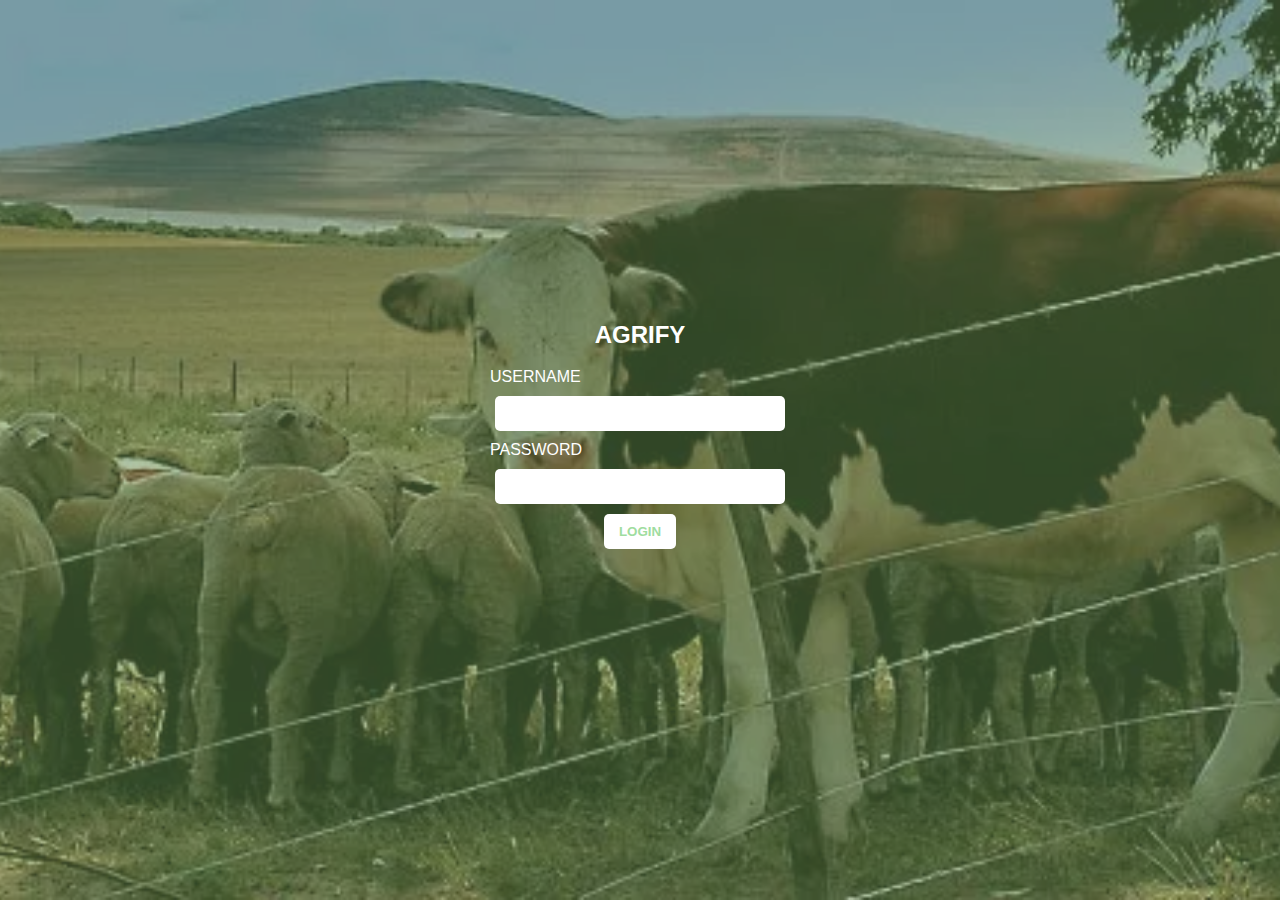
<file: login/login.html>
<!DOCTYPE html>
<html lang="en">
<head>
    <meta charset="UTF-8">
    <meta name="viewport" content="width=device-width, initial-scale=1.0">
    <title>Agrify Neo+ Login</title>
    <link rel="stylesheet" href="login-style.css">
</head>
<body>
    <div class="login-container">
        <h2>AGRIFY</h2>
        <form action="login.php" method="POST">
            <label>USERNAME</label>
            <input type="text" name="username" required>
            <label>PASSWORD</label>
            <input type="password" name="password" required>
            <button type="submit" class="login-btn">LOGIN</button>
        </form>
    </div>
</body>
</html>
</file>
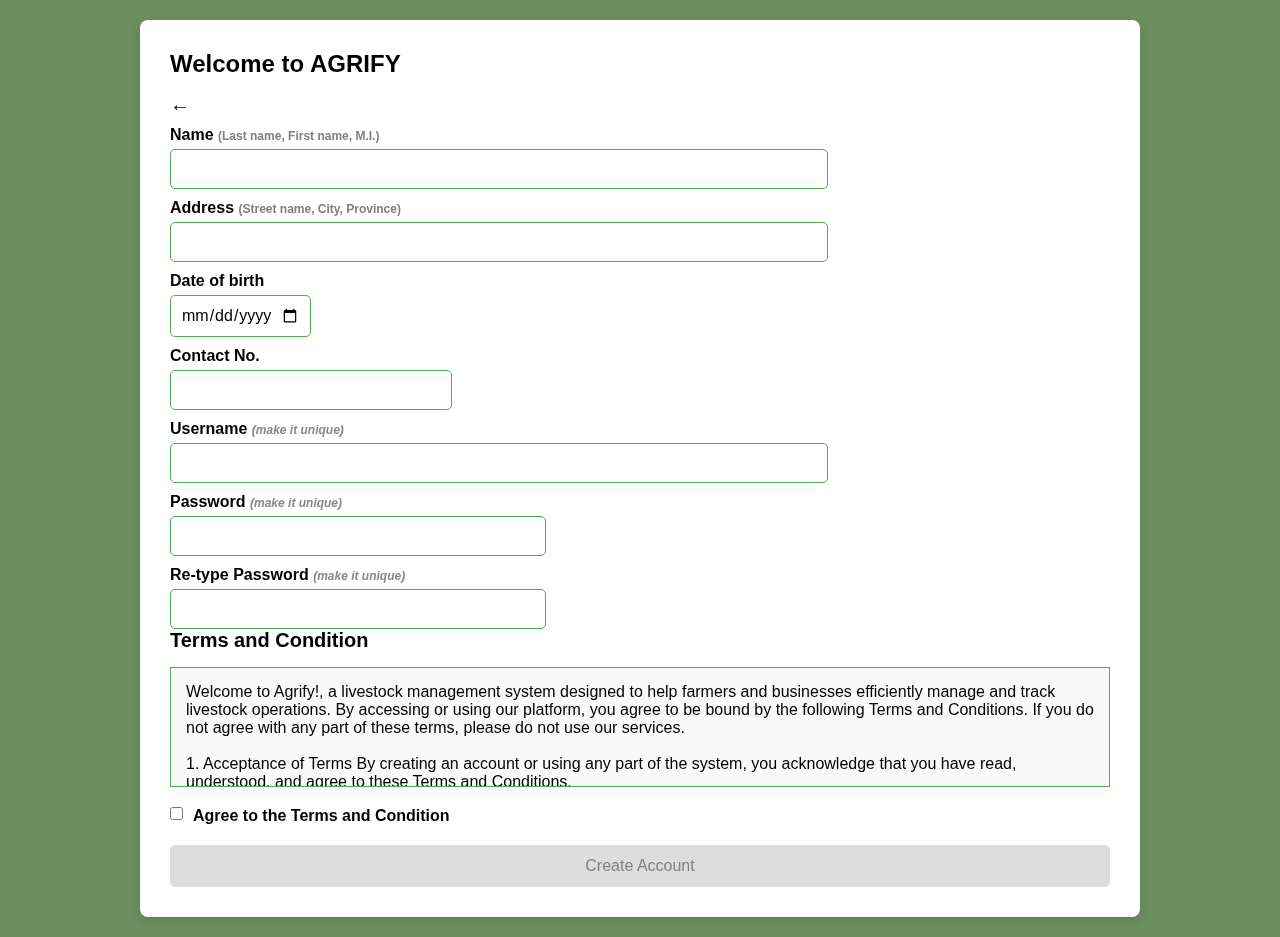
<file: register/regform.html>
<!DOCTYPE html>
<html lang="en">
<head>
    <meta charset="UTF-8">
    <meta name="viewport" content="width=device-width, initial-scale=1.0">
    <title>AGRIFY Registration</title>
    <link rel="stylesheet" href="register-style.css">
</head>
<body>
    <div class="container">
        <h1>Welcome to AGRIFY</h1>
        <a href="/login/login.html" class="back-arrow">&larr;</a>

        <form id="registrationForm">
            <label for="name">Name <span>(Last name, First name, M.I.)</span></label>
            <input type="text" id="name" name="name" required>

            <label for="address">Address <span>(Street name, City, Province)</span></label>
            <input type="text" id="address" name="address" required>

            <label for="dob">Date of birth</label>
            <input type="date" id="dob" name="dob" required>

            <label for="contact">Contact No.</label>
            <input type="text" id="contact" name="contact" required>

            <label for="username">Username <span class="hint">(make it unique)</span></label>
            <input type="text" id="username" name="username" required>

            <label for="password">Password <span class="hint">(make it unique)</span></label>
            <input type="password" id="password" name="password" required>

            <label for="repassword">Re-type Password <span class="hint">(make it unique)</span></label>
            <input type="password" id="repassword" name="repassword" required>
            <p id="password-warning" class="warning hidden">Passwords do not match!</p>
        </form>
         
        
        <div class="container2">
            <h2>Terms and Condition</h2>
            <div class="terms-box">
                <p>Welcome to Agrify!, a livestock management system designed to help farmers and businesses efficiently manage and track livestock operations. By accessing or using our platform, you agree to be bound by the following Terms and Conditions. If you do not agree with any part of these terms, please do not use our services.
                   <br><br>
                    1. Acceptance of Terms
                    By creating an account or using any part of the system, you acknowledge that you have read, understood, and agree to these Terms and Conditions.
                    <br><br>
                    2. Use of the System
                    You must be at least 18 years old to use this system.
                    
                    You agree to use the system only for lawful purposes and in accordance with these terms.
                    
                    You are responsible for maintaining the confidentiality of your account credentials and for all activities under your account.
                    <br><br>
                    3. System Features
                    Our livestock management system may include the following features:
                    
                    Animal registration and tracking
                    
                    Health and vaccination records
                    
                    Breeding and reproduction data
                    
                    Sales and inventory tracking
                    
                    Financial reporting and analytics
                    
                    We reserve the right to update or modify features at any time.
                    <br><br>
                    4. User Data
                    You retain ownership of the data you input into the system.
                    
                    We may use aggregated and anonymized data for research, analytics, or system improvement.
                    
                    Personal and farm-related data will be stored securely and will not be shared with third parties without your consent, except as required by law.
                    <br><br>
                    5. Payment and Subscription (if applicable)
                    Some features may require a paid subscription.
                    
                    All fees are non-refundable unless otherwise stated.
                    
                    We reserve the right to change pricing at any time with prior notice.
                    <br><br>
                    6. Intellectual Property
                    All content, trademarks, and software associated with the system are owned by [Your Company Name] or its licensors.
                    
                    You may not copy, reproduce, or distribute any part of the system without our written permission.
                    <br><br>
                    7. Limitation of Liability
                    We are not liable for any direct, indirect, or incidental damages resulting from:
                    
                    Loss of data
                    
                    Downtime or system errors
                    
                    User errors or inaccurate data entries
                    
                    Mismanagement or misuse of livestock information
                    
                    Use of the system is at your own risk.
                    <br><br>
                    8. Termination
                    We reserve the right to suspend or terminate your account at any time if you violate these terms.
                    <br><br>
                    9. Changes to Terms
                    We may update these Terms and Conditions at any time. Continued use of the system after changes are posted will constitute your acceptance of the new terms.
                    <br><br>
                    10. Governing Law
                    These terms are governed by the laws of [Your Country/State]. Any disputes shall be resolved in the courts of [Your Jurisdiction].
                    <br><br>
                    <h3>>Contact Us</h3>
                    <br><br>
                    If you have any questions about these Terms and Conditions, please contact us at:
                    <li>Azeem@gmail.com</li>
                   <li>091111111</li>
                    <li>baliwasan</li>
                    
                    </p>
            </div>
            <div class="checkbox-container">
                <input type="checkbox" id="agreeCheckbox" class="agree-checkbox">
                <label for="agreeCheckbox">Agree to the Terms and Condition</label>
            </div>
            <button class="create-account-btn" id="createAccountBtn" disabled>Create Account</button>
        </div>
    </div>
    <script src="register-script.js"></script>
</body>
</html>
</file>
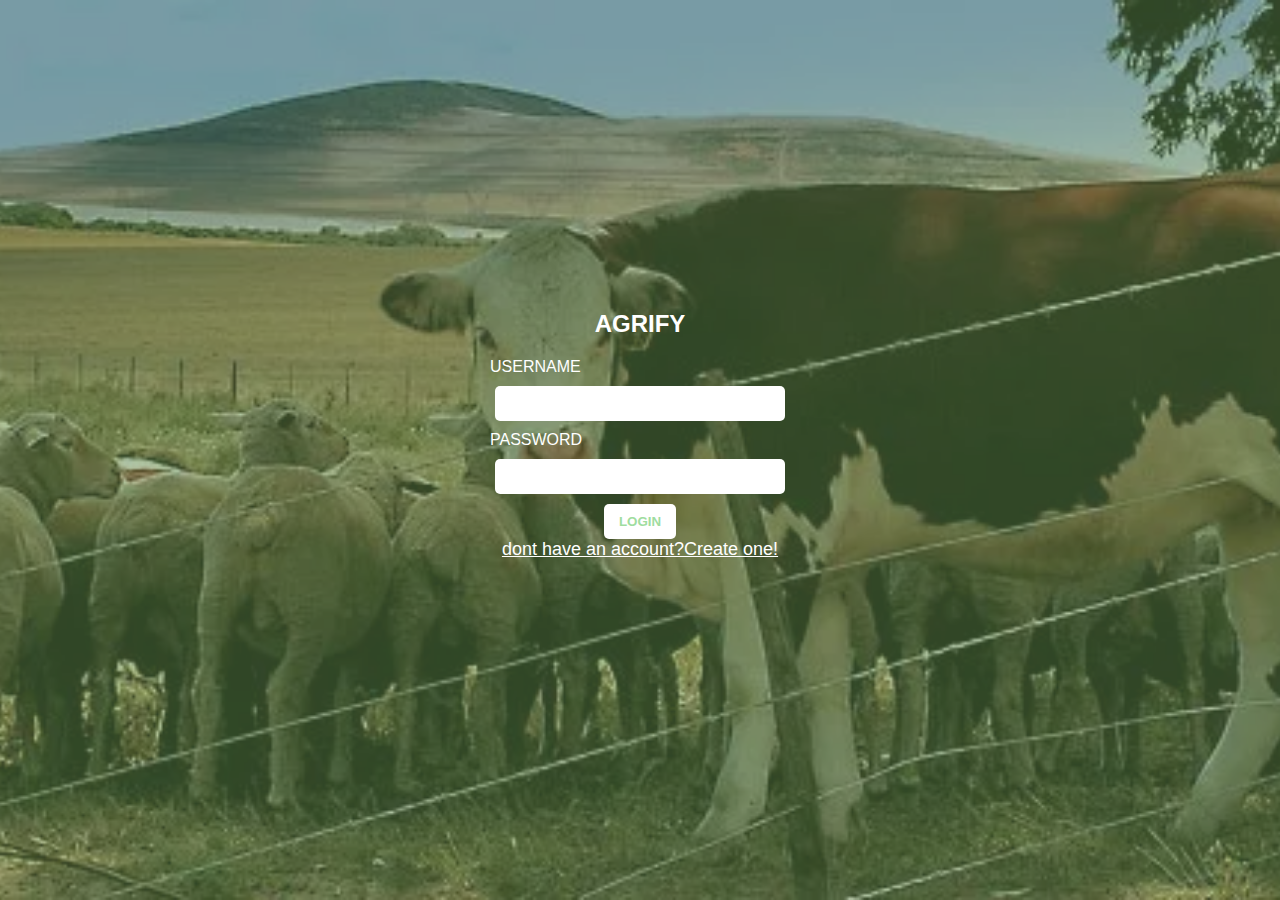
<file: php(wag nyo galawin)/Authentications/login.html>
<!DOCTYPE html>
<html lang="en">
<head>
    <meta charset="UTF-8">
    <meta name="viewport" content="width=device-width, initial-scale=1.0">
    <title>Agrify Neo+ Login</title>
    <link rel="stylesheet" href="login-style.css">
</head>
<body>
    <div class="login-container">
        <h2>AGRIFY</h2>
        <form action="login.php" method="POST">
            <label>USERNAME</label>
            <input type="text" name="username" required>
            <label>PASSWORD</label>
            <input type="password" name="password" required>
            <button type="submit" class="login-btn">LOGIN</button>
        </form>
        <a href="/register/regform.html">dont have an account?Create one!</a>
    </div>
</body>
</html>
</file>
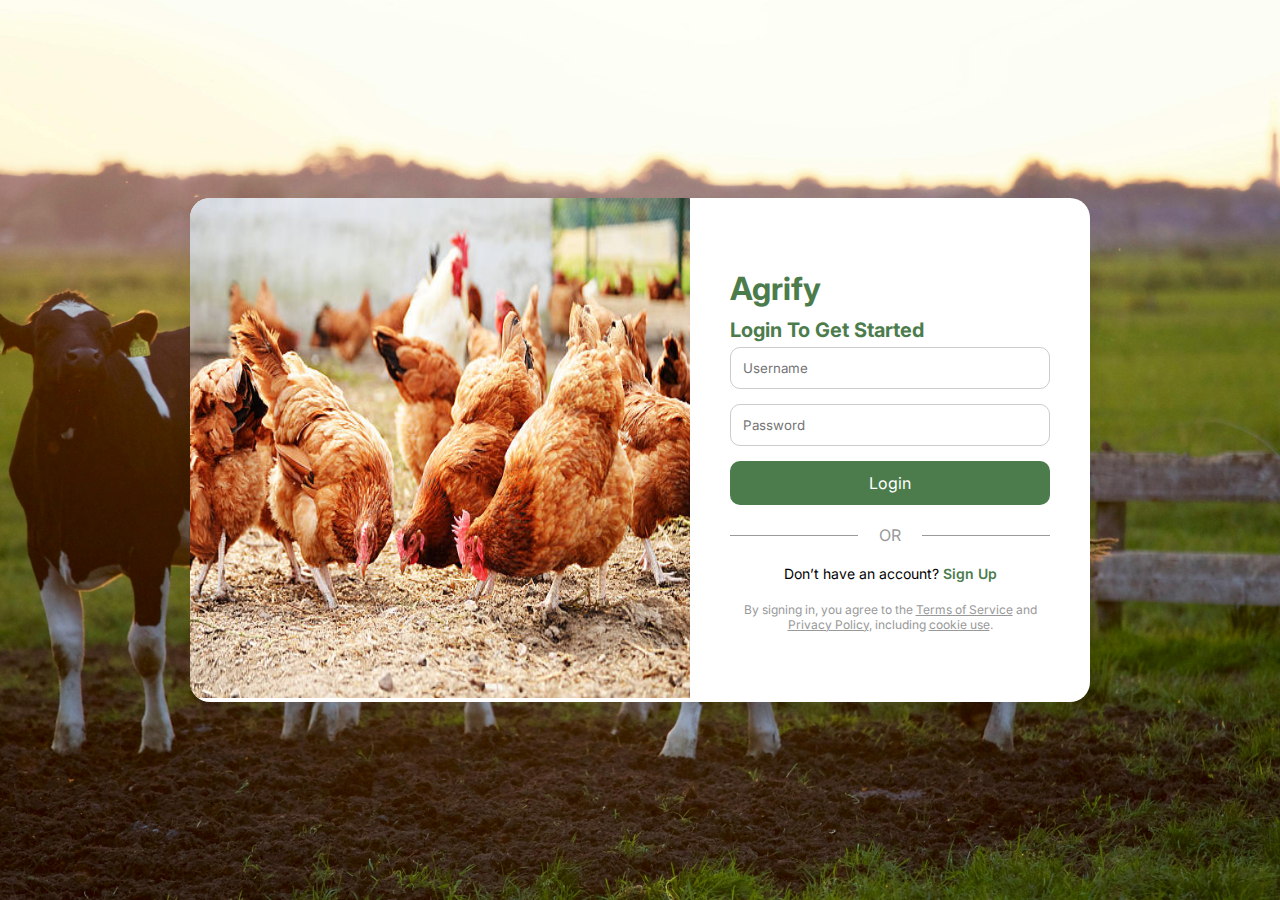
<file: php/Livestock Manage/newlogin.html>
<!DOCTYPE html>
<html lang="en">
<head>
  <meta charset="UTF-8">
  <meta name="viewport" content="width=device-width, initial-scale=1.0">
  <title>Welcome to Agrify</title>
  <link href="https://fonts.googleapis.com/css2?family=Inter:wght@400;600;700&display=swap" rel="stylesheet">
  <link rel="stylesheet" href="newlogin.css">
</head>
<body>
  <div class="container">
    <div class="illustration">
        <img src="/php/Livestock Manage/iconss/polpol.jpg" type="image/png" center>
      </div>
    <div class="login-section">
      <div class="logo">Agrify</div>
      <div class="title" style="color: #4c7c4c;">Login To Get Started</div>
      <form action="#" method="POST">
        <input type="text" name="username" placeholder="Username" required>
        <input type="password" name="password" placeholder="Password" required>
        <button class="login-button" type="submit" name="login">Login</button>
        <div class="or">OR</div>
      
        <div class="signup">
          Don’t have an account? <a href="#">Sign Up</a>
        </div>
        <div class="terms">
          By signing in, you agree to the <a href="#">Terms of Service</a> and <a href="#">Privacy Policy</a>, including <a href="#">cookie use</a>.
        </div>
      </form>
      
    </div>
  </div>
</body>
</html>
</file>
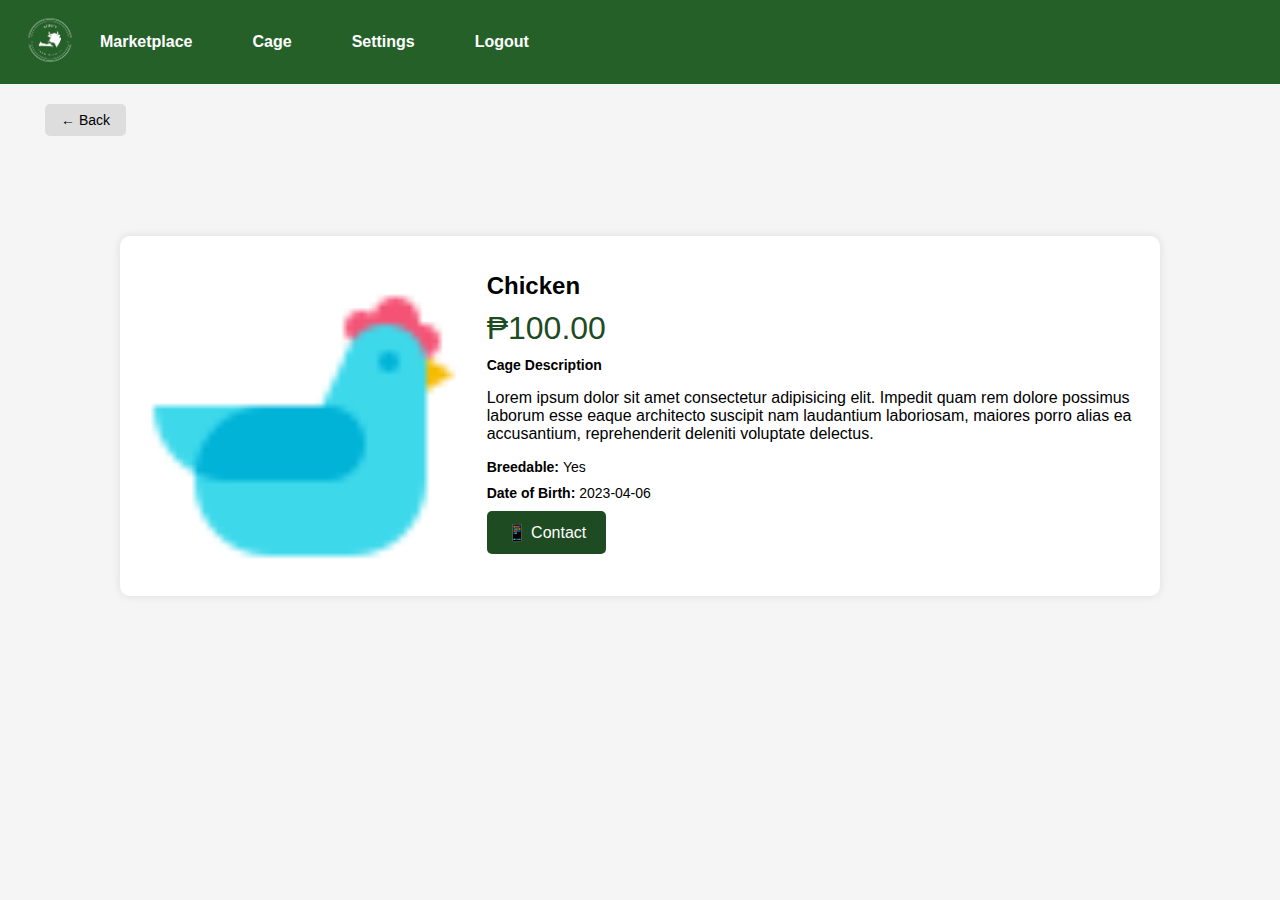
<file: php/marketplace/animaldescription.html>
<!DOCTYPE html>
<html lang="en">
<head>
  <meta charset="UTF-8" />
  <meta name="viewport" content="width=device-width, initial-scale=1.0"/>
  <title>Agrify</title>
  <link rel="stylesheet" href="description.css">

</head>
<body>

  <!-- Navbar -->
  <div class="navbar">
    <div class="brand">
      <a href="marketplace.css"><img src="baka.png" alt="Agrify" width="60" height="60" class="lugu" /></a>
      <div class="nav-links">
      <a href="#">Marketplace</a>
      <a href="#">Cage</a>
      <a href="#">Settings</a>
      <a href="#">Logout</a>
    </div>
    </div>
  </div>

  <!-- Back button -->
  <div class="back-button">
    <button onclick="history.back()">← Back</button>
  </div>

  <!-- Product -->
  <div class="product-container">
    <div class="product-image">
      <img src="/php/marketplace/manoks2.png" alt="Logitech Mouse Pad">
    </div>
    <div class="product-details">
      <h1>Chicken</h1>
      <div class="price">
        ₱100.00
      </div>
      <div class="info"><strong>Cage Description</strong></div>
      <p>Lorem ipsum dolor sit amet consectetur adipisicing elit. Impedit quam rem dolore possimus 
        laborum esse eaque architecto suscipit nam laudantium laboriosam, 
        maiores porro alias ea accusantium, reprehenderit deleniti voluptate delectus.</p>
        <div class="info"><strong>Breedable: </strong>Yes</div>
        <div class="info"><strong>Date of Birth: </strong>2023-04-06</div>
      <div class="buttons">
        <button class="buy-now">📱 Contact</button>
      </div>
    </div>
  </div>
  <!-- Contact Modal -->
<div id="contactModal" class="modal">
  <div class="modal-content">
    <span class="close" onclick="closeModal()">&times;</span>
    <h2>Contact Seller</h2>
    <p>You can reach the seller at:</p>
    <p><strong>📞 0912 345 6789</strong></p>
    <p><strong>🛖 Baliawsan Grande Zamboanga City</strong></p>
    <iframe src="https://www.google.com/maps/embed?pb=!1m14!1m12!1m3!1d247.54991876727865!2d122.05571869418388!3d6.91465500806941!2m3!1f0!2f0!3f0!3m2!1i1024!2i768!4f13.1!5e0!3m2!1sen!2sph!4v1747292162201!5m2!1sen!2sph" 
    width="300" height="200" 
    style="border:0;" allowfullscreen="" loading="lazy" 
    referrerpolicy="no-referrer-when-downgrade"></iframe>
    <p><strong>📧 agrify@gmail.com</strong></p>
    <button onclick="closeModal()">Close</button>
  </div>
</div>
<script>
  function openModal() {
    document.getElementById('contactModal').style.display = 'block';
  }

  function closeModal() {
    document.getElementById('contactModal').style.display = 'none';
  }

  // Close modal if user clicks outside
  window.onclick = function(event) {
    const modal = document.getElementById('contactModal');
    if (event.target == modal) {
      modal.style.display = 'none';
    }
  }

  // Attach the click handler to the button
  document.querySelector('.buy-now').addEventListener('click', openModal);
</script>

</body>
</html>
</file>
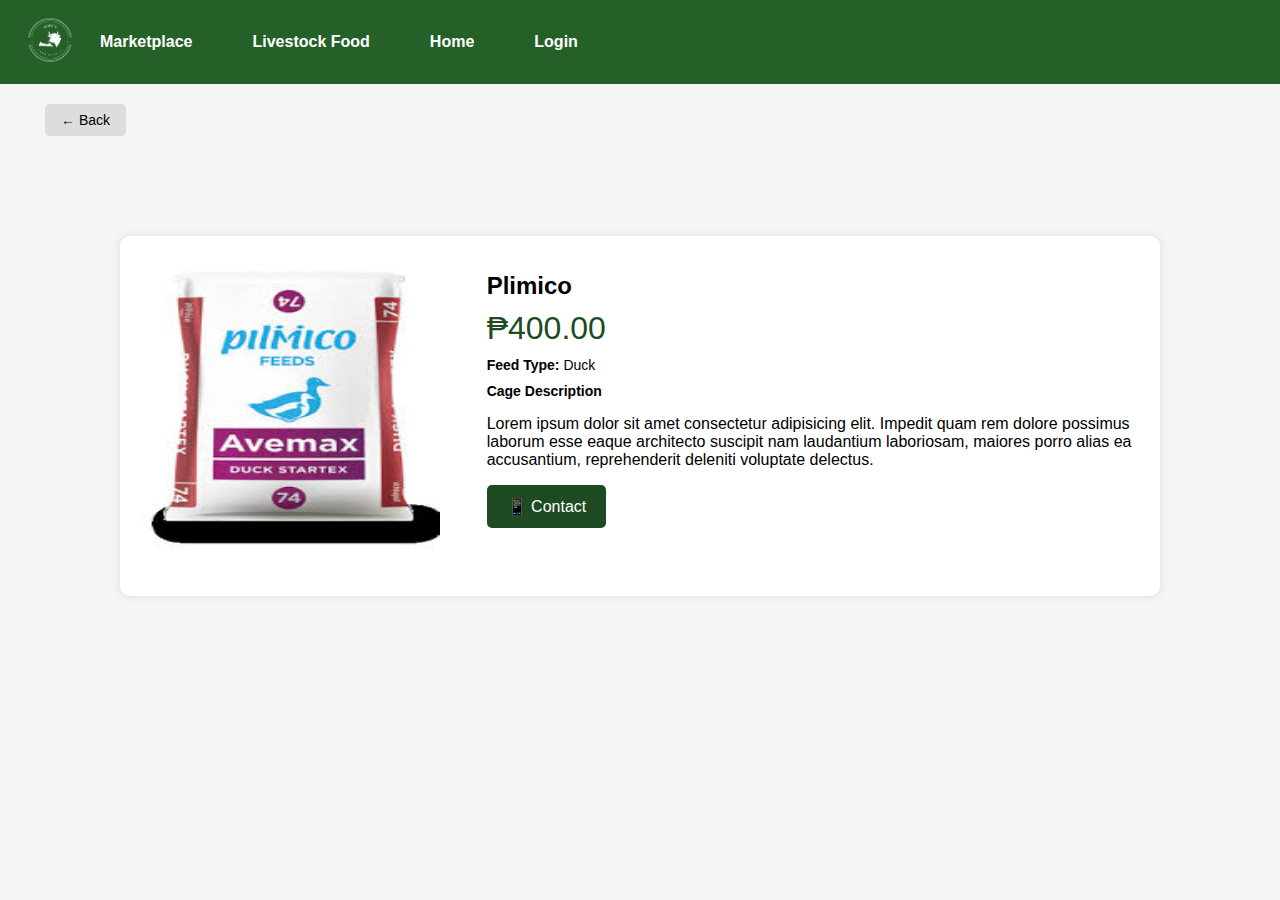
<file: php/marketplace/feeddescription.html>
<!DOCTYPE html>
<html lang="en">
<head>
  <meta charset="UTF-8" />
  <meta name="viewport" content="width=device-width, initial-scale=1.0"/>
  <title>Agrify</title>
  <link rel="stylesheet" href="description.css">

</head>
<body>

  <!-- Navbar -->
  <div class="navbar">
    <div class="brand">
      <a href="marketplace.css"><img src="baka.png" alt="Agrify" width="60" height="60" class="lugu" /></a>
      <div class="nav-links">
      <a href="/agrify/php/marketplace/marketplace.php">Marketplace</a>
        <a href="/agrify/php/marketplace/feed.html">Livestock Food</a>
        <a href="/agrify/php/Livestock Manage/LandingPage.php">Home</a>
        <a href="/agrify/php/Livestock%20Manage/newlogin.php">Login</a>
    </div>
    </div>
  </div>

  <!-- Back button -->
  <div class="back-button">
    <button onclick="history.back()">← Back</button>
  </div>

  <!-- Product -->
  <div class="product-container">
    <div class="product-image">
      <img src="/php/marketplace/LivestockFeed/plimico.jpg" alt="Logitech Mouse Pad" style="height: 320px; width: 300px;">
    </div>
    <div class="product-details">
      <h1>Plimico</h1>
      <div class="price">
        ₱400.00
      </div>
      <div class="info"><strong>Feed Type: </strong>Duck</div>
      <div class="info"><strong>Cage Description</strong></div>
      <p>Lorem ipsum dolor sit amet consectetur adipisicing elit. Impedit quam rem dolore possimus 
        laborum esse eaque architecto suscipit nam laudantium laboriosam, 
        maiores porro alias ea accusantium, reprehenderit deleniti voluptate delectus.</p>
      <div class="buttons">
        <button class="buy-now">📱 Contact</button>
      </div>
    </div>
  </div>
  <!-- Contact Modal -->
<div id="contactModal" class="modal">
  <div class="modal-content">
    <span class="close" onclick="closeModal()">&times;</span>
    <h2>Contact Seller</h2>
    <p>You can reach the seller at:</p>
    <p><strong>📞 0912 345 6789</strong></p>
    <p><strong>🛖 Baliawsan Grande Zamboanga City</strong></p>
    <iframe src="https://www.google.com/maps/embed?pb=!1m14!1m12!1m3!1d247.54991876727865!2d122.05571869418388!3d6.91465500806941!2m3!1f0!2f0!3f0!3m2!1i1024!2i768!4f13.1!5e0!3m2!1sen!2sph!4v1747292162201!5m2!1sen!2sph" 
    width="300" height="200" 
    style="border:0;" allowfullscreen="" loading="lazy" 
    referrerpolicy="no-referrer-when-downgrade"></iframe>
    <p><strong>📧 agrify@gmail.com</strong></p>
    <button onclick="closeModal()">Close</button>
  </div>
</div>
<script>
  function openModal() {
    document.getElementById('contactModal').style.display = 'block';
  }

  function closeModal() {
    document.getElementById('contactModal').style.display = 'none';
  }

  // Close modal if user clicks outside
  window.onclick = function(event) {
    const modal = document.getElementById('contactModal');
    if (event.target == modal) {
      modal.style.display = 'none';
    }
  }

  // Attach the click handler to the button
  document.querySelector('.buy-now').addEventListener('click', openModal);
</script>

</body>
</html>
</file>
<file: login/login-style.css>
body {
    background: url('/login/bg.png') no-repeat center center/cover;
   
    font-family: Arial, sans-serif;
    display: flex;
    justify-content: center;
    align-items: center;
    height: 100vh;
    margin: 0;
}
body::before {
    content: "";
    position: absolute;
    top: 0;
    left: 0;
    width: 100%;
    height: 100%;
    background: rgba(95, 139, 76, 0.5);
    z-index: -1;
  }
.login-container {
    border-radius: 10px;
    text-align: center;
    color: white;
    width: 300px;
    margin-bottom: 50px;
}
input {
    width: 90%;
    padding: 10px;
    margin: 10px 0;
    border: none;
    border-radius: 5px;
}
.login-btn {
    background-color: white;
    color: rgb(159, 221, 159);
    border: none;
    padding: 10px 15px;
    cursor: pointer;
    border-radius: 5px;
    font-weight:900;
}
.error {
    color: red;
    font-size: 14px;
}
label{
    justify-content: left;
    display: flex;
}
.labelStyle {
   
    font-size: 20px;
    font-weight: bold !important;
    color: #5a7d3d !important;
}
a{
    color: white;
    font-size: 18px;
}
</file>
<file: register/register-style.css>
* {
    margin: 0;
    padding: 0;
    box-sizing: border-box;
    font-family: Arial, sans-serif;
}

body {
    background: #6B8E5E;
    display: flex;
    justify-content: center;
    align-items: center;
    min-height: 100vh;
    padding: 20px;
    overflow: auto; /* Allows scrolling when zoomed in */
}

.container {
    background: white;
    padding: 30px;
    border-radius: 8px;
    box-shadow: 0px 4px 10px rgba(0, 0, 0, 0.1);
    width: 100%;
    max-width: 1000px; 
    position: relative;
    min-height: 90vh; 
    overflow: auto; 
}

h1 {
    font-size: 24px;
    font-weight: bold;
    margin-bottom: 15px;
}

.back-arrow {
    text-decoration: none;
    font-size: 20px;
   
    top: 20px;
    left: 20px;
    color: black;
    margin-top: 20px;
}

form {
    display: flex;
    flex-direction: column;
}

label {
    font-weight: bold;
    margin: 10px 0 5px;
}

span {
    font-size: 12px;
    color: gray;
}
#name{
    width: 70%;
}
#address{
    width:70%;
}
#dob{
    width: 15%;
}
#contact{
    width: 30%;
}
#username{
    width: 70%;
}
#password{
    width: 40%;
}
#repassword{
    width: 40%;
}
input {
   
    padding: 10px;
    border: 1px solid #4CAF50;
    border-radius: 5px;
    outline: none;
    font-size: 16px;
}

input:focus {
    border-color: #45a049;
}

.hint {
    font-size: 12px;
    color: #888;
    font-style: italic;
}

@media (max-width: 600px) {
    .container {
        padding: 20px;
        width: 95%;
        min-height: auto;
    }

    h1 {
        font-size: 20px;
        text-align: center;
    }

    .back-arrow {
        margin-top: 20px;
        font-size: 18px;
        top: 15px;
        left: 15px;
    }
}
.container2 {
    background: white;
    width: 100%;
    max-width: 1000px;
    max-height: 2000px;
    height: 100%;
}

h2 {
    font-size: 20px;
    margin-bottom: 15px;
}

.terms-box {
    border: 1px solid #4CAF50;
    padding: 15px;
    height: 120px;
    overflow-y: scroll;
    background: #f9f9f9;
    margin-bottom: 10px;
}

.checkbox-container {
    display: flex;
    align-items: center;
    gap: 10px;
    margin-bottom: 15px;
}

.create-account-btn {
    width: 100%;
    padding: 12px;
    font-size: 16px;
    cursor: pointer;
    border: none;
    border-radius: 5px;
    transition: 0.3s;
}

.create-account-btn:disabled {
    background: #ddd;
    color: gray;
    cursor: not-allowed;
}

.create-account-btn.enabled {
    background: #4CAF50;
    color: white;
}

.create-account-btn.enabled:hover {
    background: #45a049;
}
.warning {
    color: red;
    font-size: 14px;
    margin-top: 5px;
}

.hidden {
    display: none;
}
</file>
<file: php(wag nyo galawin)/Authentications/login-style.css>
body {
    background: url('../Authentications/bg.png') no-repeat center center/cover;
   
    font-family: Arial, sans-serif;
    display: flex;
    justify-content: center;
    align-items: center;
    height: 100vh;
    margin: 0;
}
body::before {
    content: "";
    position: absolute;
    top: 0;
    left: 0;
    width: 100%;
    height: 100%;
    background: rgba(95, 139, 76, 0.5);
    z-index: -1;
  }
.login-container {
    border-radius: 10px;
    text-align: center;
    color: white;
    width: 300px;
    margin-bottom: 50px;
}
input {
    width: 90%;
    padding: 10px;
    margin: 10px 0;
    border: none;
    border-radius: 5px;
}
.login-btn {
    background-color: white;
    color: rgb(159, 221, 159);
    border: none;
    padding: 10px 15px;
    cursor: pointer;
    border-radius: 5px;
    font-weight:900;
}
.error {
    color: red;
    font-size: 14px;
}
label{
    justify-content: left;
    display: flex;
}
.labelStyle {
   
    font-size: 20px;
    font-weight: bold !important;
    color: #5a7d3d !important;
}
a{
    color: white;
    font-size: 18px;
}
</file>
<file: php/Livestock Manage/newlogin.css>
* {
    box-sizing: border-box;
    margin: 0;
    padding: 0;
    font-family: 'Inter', sans-serif;
  }
  
  body {
    display: flex;
    justify-content: center;
    align-items: center;
    height: 100vh;
    background-color: #eee6de;
    background: url('/php/Authentications/bg.jpg') center/cover no-repeat;
  }
  
  .container {
    display: flex;
    width: 900px;
    background: #fff;
    border-radius: 20px;
    overflow: hidden;
    box-shadow: 0 8px 20px rgba(0,0,0,0.1);
  }
  
  .illustration {
    flex: 1;
    min-height: 500px;
  }

  .illustration video {
    width: 100%;
    height: 100%;
    object-fit: cover;
    display: block;
    border-radius: 20px;
    padding: 10px;
  }
  
  .login-section {
    flex: 1;
    padding: 40px;
    display: flex;
    flex-direction: column;
    justify-content: center;
  }
  
  .logo {
    font-size: 32px;
    font-weight: bold;
    color: #4c7c4c;
    margin-bottom: 10px;
  }
  
  .title {
    font-size: 20px;
    font-weight: 700;
    margin-bottom: 5px;
  }
  
  .subtitle {
    color: #888;
    margin-bottom: 30px;
  }
  
  .subtitle a {
    text-decoration: none;
    color: black;
  }
  
  .socials {
    display: flex;
    gap: 15px;
    margin-bottom: 20px;
  }
  
  .socials button {
    flex: 1;
    padding: 10px 0;
    border: none;
    border-radius: 10px;
    background-color: #f2f2f2;
    cursor: pointer;
    font-size: 18px;
  }
  
  .or {
    text-align: center;
    color: #999;
    margin: 20px 0;
    position: relative;
  }
  
  .or::before, .or::after {
    content: '';
    position: absolute;
    top: 50%;
    width: 40%;
    height: 1px;
    background: #999;
  }
  
  .or::before {
    left: 0;
  }
  
  .or::after {
    right: 0;
  }
  
  input {
    width: 100%;
    padding: 12px;
    margin-bottom: 15px;
    border-radius: 10px;
    border: 1px solid #ccc;
  }
  
  .remember {
    display: flex;
    align-items: center;
    justify-content: space-between;
    font-size: 14px;
    margin-bottom: 20px;
  }
  
  .remember input {
    margin-right: 5px;
  }
  
  .login-button {
    background-color: #4c7c4c;
    color: white;
    border: none;
    padding: 12px;
    width: 100%;
    font-size: 16px;
    border-radius: 10px;
    cursor: pointer;
  }
  
  .signup {
    margin-top: 20px;
    text-align: center;
    font-size: 14px;
  }
  
  .signup a {
    color: #4c7c4c;
    text-decoration: none;
    font-weight: 600;
  }
  
  .terms {
    font-size: 12px;
    color: #999;
    margin-top: 20px;
    text-align: center;
  }
  
  .terms a {
    color: #999;
    text-decoration: underline;
  }

  img {
    width: 500px;
    height: 500px;
  }

@media (max-width: 768px){
    .illustration {
      display: none;
    }
  
    .container {
      display: flex;
      width: 350px;
      height: 360px;
      background: #fff;
      border-radius: 10px;
      overflow: hidden;
      box-shadow: 0 8px 20px rgba(0,0,0,0.1);
    }
  
    .login-section {
      width: 100%;
      padding: 15px;
    }

    .logo {
      margin-top: 25px;
      font-size: 20px;
      margin-bottom: 5px;
    }

    .title {
      display: none;
    }

    .subtitle {
      font-size: 12px;
      margin-bottom: 8px;
    }

    input {
      width: 80%;
      padding: 12px;
      margin: 7px auto;
      border-radius: 5px;
      border: 1px solid #ccc;
      font-size: 10px
    }

    .login-button {
      padding: 12px;
      width: 80%;
      font-size: 10px;
      border-radius: 5px;
      cursor: pointer;
      margin: 7px auto;
    }

    .or {
      text-align: center;
      color: #999;
      margin: 20px 0;
      position: relative;
    }
    
    .or::before, .or::after {
      content: '';
      position: absolute;
      top: 50%;
      width: 40%;
      height: 1px;
      background: #999;
    }

    .signup {
      margin-top: 20px;
      text-align: center;
      font-size: 10px;
      margin-bottom: 20px;
    }
    
    .signup a {
      color: #4c7c4c;
      text-decoration: none;
      font-weight: 600;
    }
    
    .terms {
      display: none;
    }
}
</file>
<file: php/marketplace/description.css>
body {
      font-family: 'Segoe UI', sans-serif;
      margin: 0;
      background: #f5f5f5;
    }

    /* Navbar */
    .navbar {
  width: 97.4%;
  background-color: #256029;
  padding: 10px 20px;
  display: flex;
  align-items: center;
  justify-content: space-between;
  background: #256029;
  flex-wrap: wrap;
}

.brand {
  display: flex;
  align-items: center;
  gap: 10px;
  color: white;
}

.logsig {
  margin-left: 720px;
}

.logsig a {
  border-radius: 4px;
  text-decoration: none;
}

.lugu {
  border-radius: 10px;
}

.nav-links {
  display: flex;
  gap: 50px;
}

.nav-links a {
  color: white;
  font-size: 16px;
  font-weight: bold;
  text-decoration: none;
  margin-left: 10px;
}

.nav-links a:hover {
  text-decoration: underline;
}

    /* Back button */
    .back-button {
      margin: 20px auto 0;
      max-width: 1200px;
      padding-left: 10px;
    }

    .back-button button {
      padding: 8px 16px;
      background-color: #ddd;
      border: none;
      border-radius: 5px;
      cursor: pointer;
      font-size: 14px;
    }

    .back-button button:hover {
      background-color: #ccc;
    }

    /* Product layout */
    .product-container {
      display: flex;
      width: 1000px;
      height: 320px;
      max-width: 1200px;
      margin: 20px auto;
      background: white;
      padding: 20px;
      border-radius: 10px;
      box-shadow: 0 0 10px rgba(0,0,0,0.1);
      margin-top: 100px;
    }

    .product-image {
      flex: 1;
      padding-right: 20px;
    }

    .product-image img {
      width: 100%;
      max-width: 400px;
      border-radius: 8px;
    }

    .product-details {
      flex: 2;
    }

    .product-details h1 {
      font-size: 24px;
      margin-bottom: 10px;
    }

    .price {
      font-size: 32px;
      color: #1e4b22;
      margin: 10px 0;
    }

    .old-price {
      text-decoration: line-through;
      color: #999;
      margin-left: 10px;
      font-size: 16px;
    }

    .rating {
      color: #1e4b22;
      margin-bottom: 10px;
    }

    .info {
      margin: 10px 0;
      font-size: 14px;
    }

    .quantity {
      display: flex;
      align-items: center;
      gap: 10px;
      margin: 15px 0;
    }

    .quantity input {
      width: 50px;
      text-align: center;
    }

    .buttons {
      display: flex;
      gap: 15px;
    }

    .buttons button {
      padding: 12px 20px;
      font-size: 16px;
      border: none;
      cursor: pointer;
      border-radius: 5px;
    }

    .add-to-cart {
      color: #1e4b22;
      border: 2px solid #1e4b22;
    }

    .buy-now {
      background-color: #1e4b22;
      color: white;
    }

    .modal {
  display: none; /* Hidden by default */
  position: fixed;
  z-index: 999;
  left: 0;
  top: 0;
  width: 100%;
  height: 100%;
  overflow: auto;
  background-color: rgba(0,0,0,0.4);
}

.modal-content {
  background-color: white;
  margin: 15% auto;
  padding: 20px;
  border-radius: 10px;
  width: 300px;
  text-align: center;
  color: black;
  box-shadow: 0 4px 12px rgba(0, 0, 0, 0.2);
}

.close {
  color: #aaa;
  float: right;
  font-size: 24px;
  font-weight: bold;
  cursor: pointer;
}

.close:hover {
  color: black;
}
</file>
